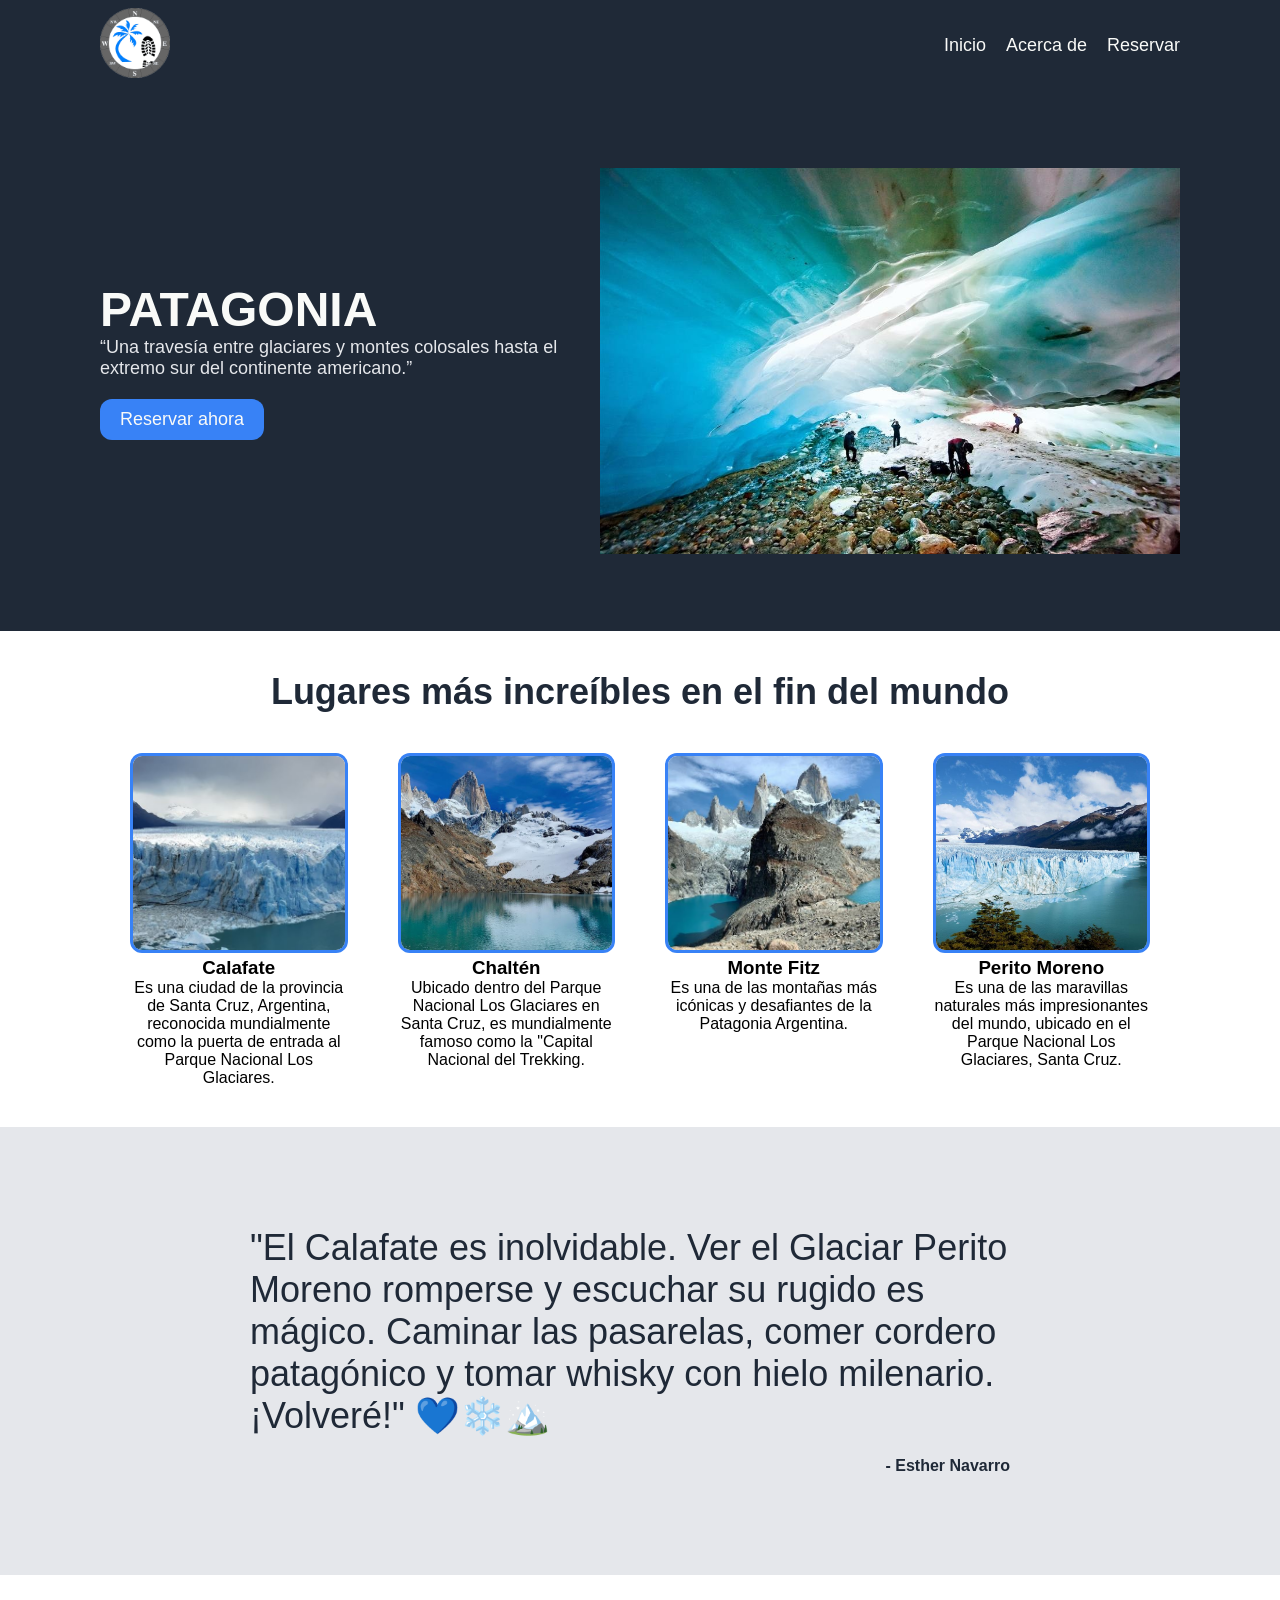
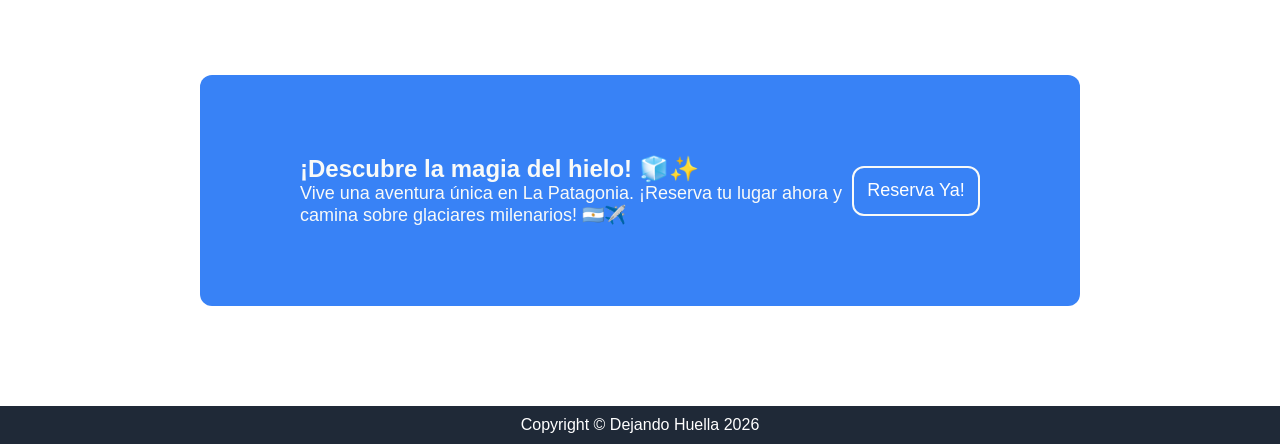
<file: index.html>
<!DOCTYPE html>
<html lang="en">
<head>
    <meta charset="UTF-8">
    <meta name="viewport" content="width=device-width, initial-scale=1.0">
    <link rel="stylesheet" href="css/styles.css">
    <title>Landing Page</title>
</head>
<body>
  
<header > 
	<a href="index.html"><img id="logo" src="img/logo_ico.png" alt="logo" /></a>
	<nav>
		<a class="nav" href="index.html">Inicio</a>
		<a class="nav" href="acerca.html">Acerca de</a>
		<a class="nav" href="reservar.html">Reservar</a>
	</nav>
</header>
<section id="hero">
    <div>   
		<h1 id="hero-title">PATAGONIA</h1>
		<p id="hero-text"><q>Una travesía entre glaciares y montes colosales hasta el extremo sur del continente americano.</q></p>
        <button class="btn-reservar"><a href="reservar.html">Reservar ahora</a></button>
    </div>
        <img id="hero-img" src="./img/maravilla_4.jpg" alt="Aventura en Patagonia">
</section>

<section>
        <h2 id="info-title">Lugares más increíbles en el fin del mundo</h2>
        <div id="info"> 
            <div class="info-lugar">
                <img src="./img/calafate.JPG" alt="Calafate">
                <h3>Calafate</h3>
                <p>Es una ciudad de la provincia de Santa Cruz, Argentina, reconocida mundialmente como la puerta de entrada al Parque Nacional Los Glaciares.</p>
            </div>
            <div class="info-lugar">
                <img src="./img/chalten.JPG" alt="Chalten">
                <h3>Chaltén</h3>
                <p>Ubicado dentro del Parque Nacional Los Glaciares en Santa Cruz, es mundialmente famoso como la "Capital Nacional del Trekking.</p>
            </div>
            <div class="info-lugar">
                <img src="./img/monte_fitz.JPG" alt="Monte Fitz">
                <h3>Monte Fitz</h3>
                <p>Es una de las montañas más icónicas y desafiantes de la Patagonia Argentina.</p>
            </div>
            <div class="info-lugar">
                <img src="./img/perito_moreno.jpg" alt="Perito Moreno">
                <h3>Perito Moreno</h3>
                <p>Es una de las maravillas naturales más impresionantes del mundo, ubicado en el Parque Nacional Los Glaciares, Santa Cruz.</p>
            </div>
        </div>
    </section>
    <section id="testimonios">
        <p id="testimonios-text">"El Calafate es inolvidable. Ver el Glaciar Perito Moreno romperse y escuchar su rugido es mágico. Caminar las pasarelas, comer cordero patagónico y tomar whisky con hielo milenario. ¡Volveré!" 💙❄️🏔️</p>
        <p id="testimonios-title">- Esther Navarro</p>
        
    </section>
    <section id="cta">
        <div>   
        <p id="cta-title">¡Descubre la magia del hielo! 🧊✨</p>
        <p id="cta-text">Vive una aventura única en La Patagonia. ¡Reserva tu lugar ahora y camina sobre glaciares milenarios! 🇦🇷✈️</p>
        </div>
        <button class="btn-reservar-cta"><a href="reservar.html">Reserva Ya!</a></button>
    </section>
    <footer>
        <p>Copyright &copy; Dejando Huella 2026</p>
    </footer>   
</body>
</html>
</file>
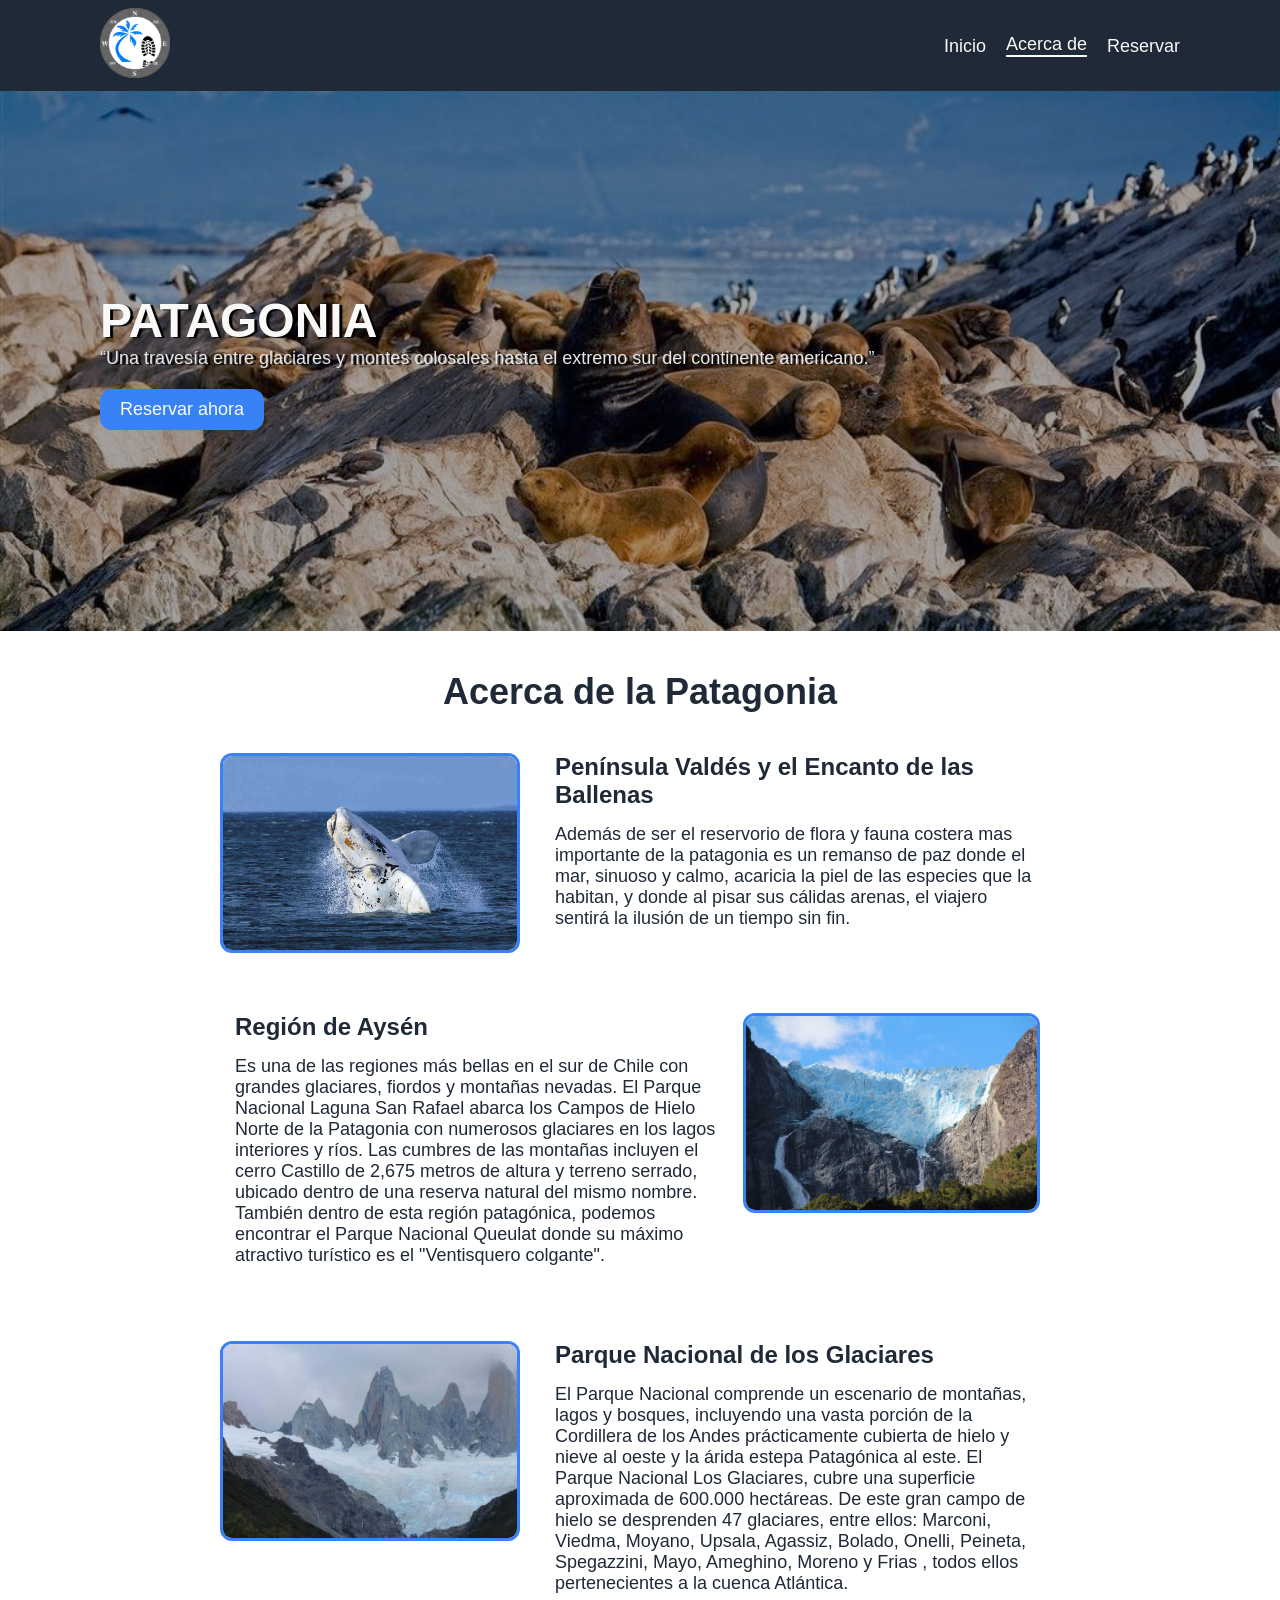
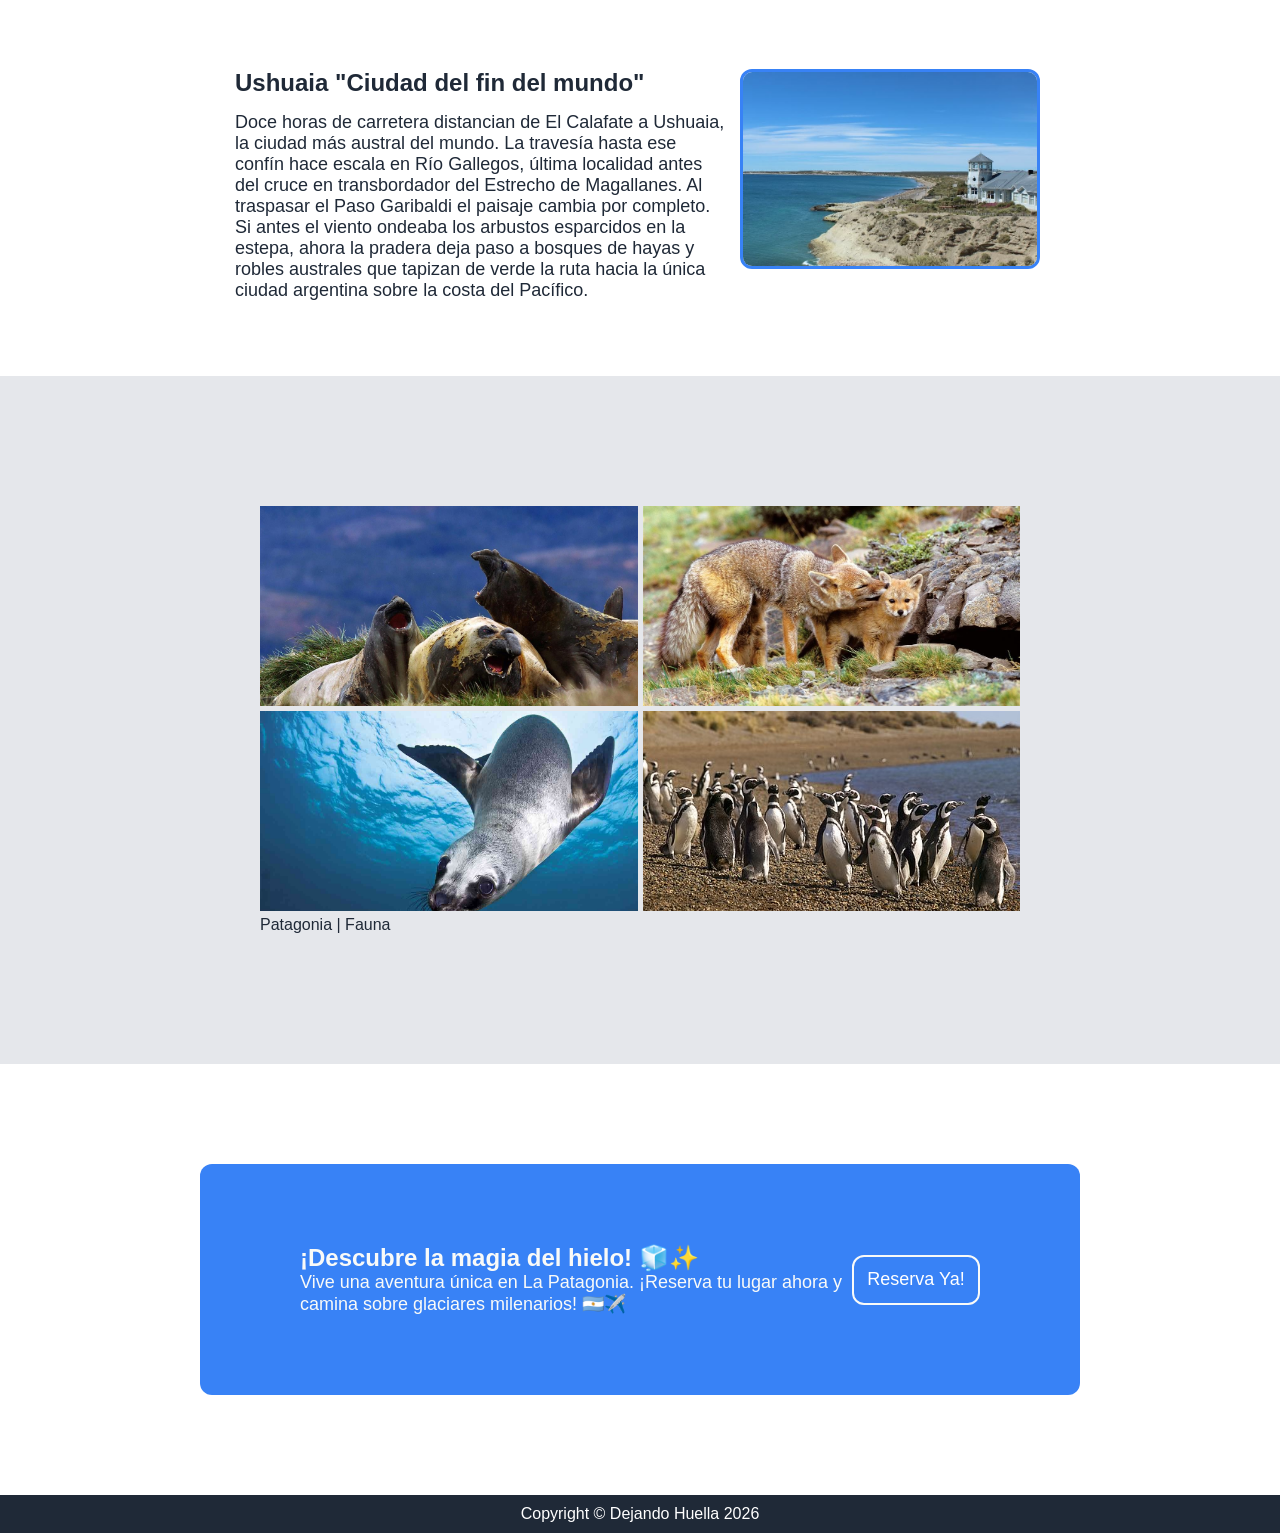
<file: acerca.html>
<!DOCTYPE html>
<html lang="en">
<head>
    <meta charset="UTF-8">
    <meta name="viewport" content="width=device-width, initial-scale=1.0">
    <link rel="stylesheet" href="css/styles.css">
    <title>Landing Page</title>
</head>
<body>
  
<header > 
	<a href="index.html"><img id="logo" src="img/logo_ico.png" alt="logo" /></a>
	<nav>
		<a class="nav" href="index.html">Inicio</a>
		<a class="nav" id="active" href="acerca.html">Acerca de</a>
		<a class="nav" href="reservar.html">Reservar</a>
	</nav>
</header>
<section id="hero-acerca">
    <div>   
		<h1 id="hero-title">PATAGONIA</h1>
		<p id="hero-text"><q>Una travesía entre glaciares y montes colosales hasta el extremo sur del continente americano.</q></p>
        <button class="btn-reservar"><a href="reservar.html">Reservar ahora</a></button>
    </div>
</section>

<section>
        <h2 id="info-title">Acerca de la Patagonia</h2>
        <div class="info-acerca"> 
            <div class="info-lugar-acerca">
                <img src="./img/acerca_1.jpg" class="img-acerca" alt="Calafate">
                <div class="info-text-acerca">
                    <h3>Península Valdés y el Encanto de las Ballenas</h3>
                    <p class="acerca-texto">Además de ser el reservorio de flora y fauna costera mas importante de la patagonia es un remanso de paz donde el mar, sinuoso y calmo, acaricia la piel de las especies que la habitan, y donde al pisar sus cálidas arenas, el viajero sentirá la ilusión de un tiempo sin fin.</p>
                </div>
            </div>
            <div class="info-lugar-acerca">
                <div class="info-text-acerca">
                    <h3>Región de Aysén</h3>
                    <p class="acerca-texto">Es una de las regiones más bellas en el sur de Chile con grandes glaciares, fiordos y montañas nevadas. El Parque Nacional Laguna San Rafael abarca los Campos de Hielo Norte de la Patagonia con numerosos glaciares en los lagos interiores y ríos. Las cumbres de las montañas incluyen el cerro Castillo de 2,675 metros de altura y terreno serrado, ubicado dentro de una reserva natural del mismo nombre. También dentro de esta región patagónica, podemos encontrar el Parque Nacional Queulat donde su máximo atractivo turístico es el "Ventisquero colgante".</p>
                </div>
                <img src="./img/aysen.jpg" class="img-acerca" alt="Chalten">
            </div>
            <div class="info-lugar-acerca">
                <img src="./img/glaciares_1.JPG" class="img-acerca"   alt="Monte Fitz">
                <div class="info-text-acerca">
                    <h3>Parque Nacional de los Glaciares</h3>
                    <p class="acerca-texto">El Parque Nacional comprende un escenario de montañas, lagos y bosques, incluyendo una vasta porción de la Cordillera de los Andes prácticamente cubierta de hielo y nieve al oeste y la árida estepa Patagónica al este. El Parque Nacional Los Glaciares, cubre una superficie aproximada de 600.000 hectáreas. De este gran campo de hielo se desprenden 47 glaciares, entre ellos: Marconi, Viedma, Moyano, Upsala, Agassiz, Bolado, Onelli, Peineta, Spegazzini, Mayo, Ameghino, Moreno y Frias , todos ellos pertenecientes a la cuenca Atlántica.</p>
                </div>
            </div>
            <div class="info-lugar-acerca">
                <div class="info-text-acerca">
                    <h3>Ushuaia "Ciudad del fin del mundo"</h3>
                    <p class="acerca-texto">Doce horas de carretera distancian de El Calafate a Ushuaia, la ciudad más austral del mundo. La travesía hasta ese confín hace escala en Río Gallegos, última localidad antes del cruce en transbordador del Estrecho de Magallanes. Al traspasar el Paso Garibaldi el paisaje cambia por completo. Si antes el viento ondeaba los arbustos esparcidos en la estepa, ahora la pradera deja paso a bosques de hayas y robles australes que tapizan de verde la ruta hacia la única ciudad argentina sobre la costa del Pacífico.</p>
                </div>
                <img src="./img/puerto_madryn.JPG" class="img-acerca" alt="Ushuaia"> 
            </div>
        </div>
    </section>
    <section id="testimonios">
    <figure >
		<img id="panel" src="img/elefantes.jpg" alt="elefantes marinos"/>
		<img id="panel" src="img/zorro.jpg" alt="imagen de zorros"/>
		<img id="panel" src="img/foca.jpg" alt="santuario de focas"/>
		<img id="panel" src="img/pin.jpg" alt="santuario de pingüinos"/>
        <figcaption>Patagonia | Fauna</figcaption>
	</figure>
    	
    </section>
    <section id="cta">
        <div>   
        <p id="cta-title">¡Descubre la magia del hielo! 🧊✨</p>
        <p id="cta-text">Vive una aventura única en La Patagonia. ¡Reserva tu lugar ahora y camina sobre glaciares milenarios! 🇦🇷✈️</p>
        </div>
        <button class="btn-reservar-cta"><a href="reservar.html">Reserva Ya!</a></button>
    </section>
    <footer>
        <p>Copyright &copy; Dejando Huella 2026</p>
    </footer>   
</body>
</html>
</file>
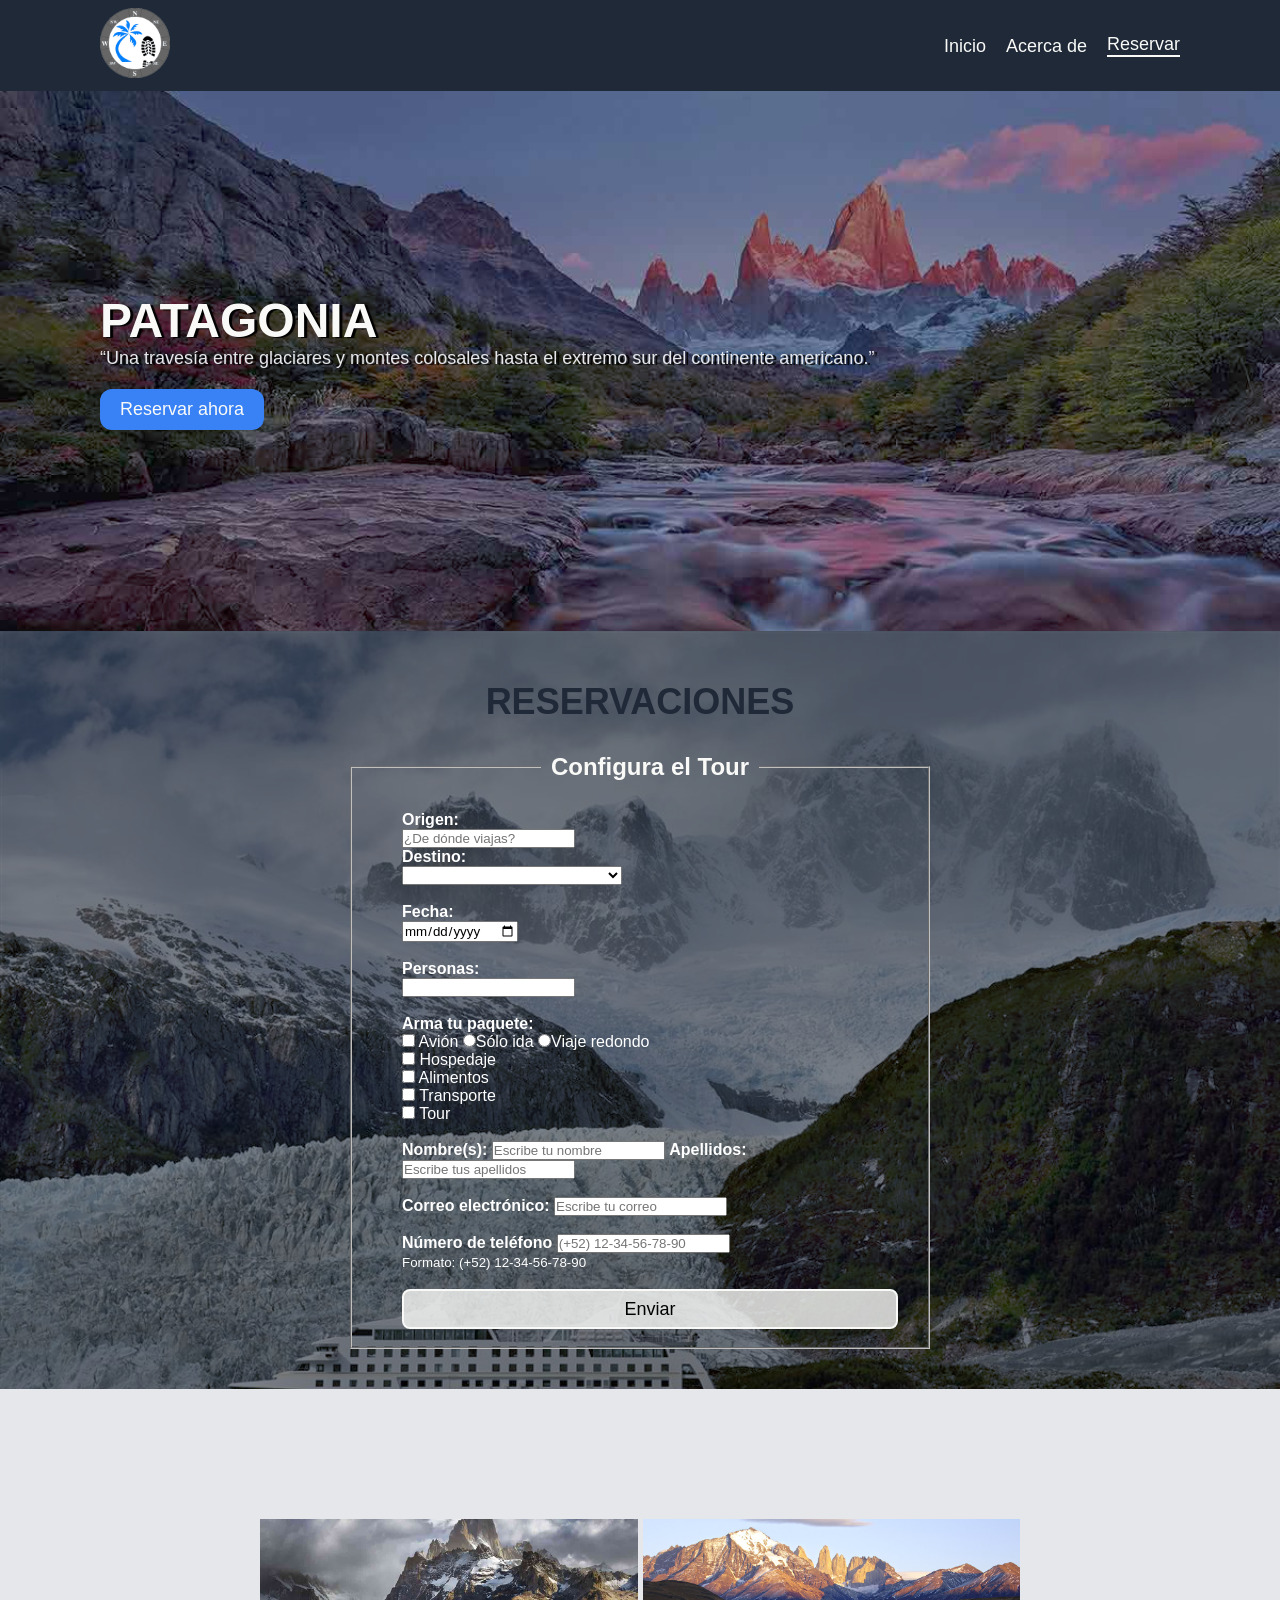
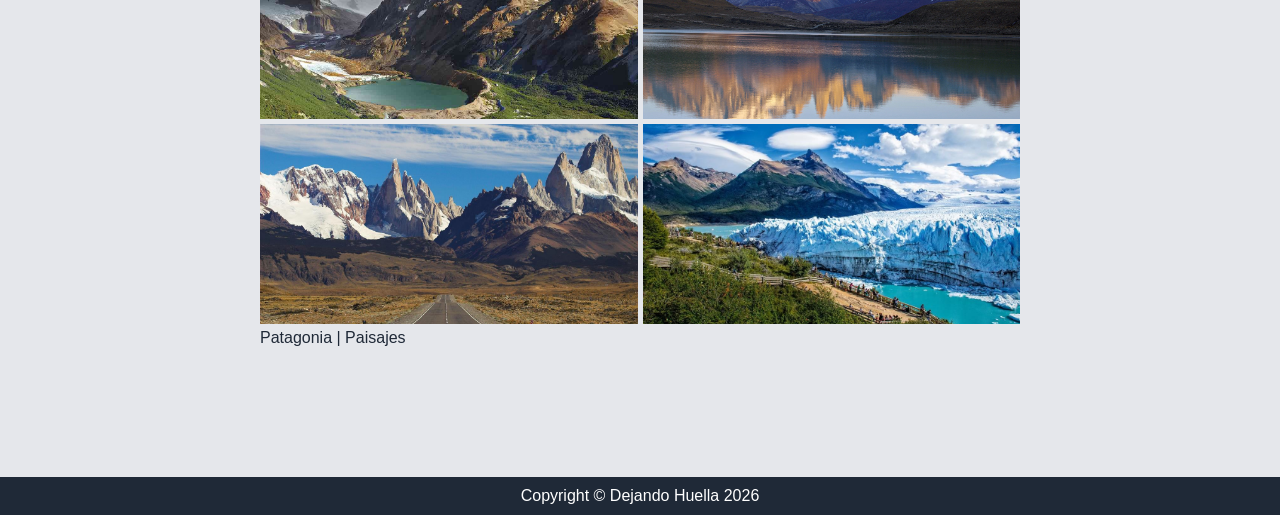
<file: reservar.html>
<!DOCTYPE html>
<html lang="en">
<head>
    <meta charset="UTF-8">
    <meta name="viewport" content="width=device-width, initial-scale=1.0">
    <link rel="stylesheet" href="css/styles.css">
    <title>Landing Page</title>
</head>
<body>
  
<header > 
	<a href="index.html"><img id="logo" src="img/logo_ico.png" alt="logo" /></a>
	<nav>
		<a class="nav" href="index.html">Inicio</a>
		<a class="nav" href="acerca.html">Acerca de</a>
		<a class="nav" id="active" href="reservar.html">Reservar</a>
	</nav>
</header>
<section id="hero-reservar">
    <div>   
		<h1 id="hero-title">PATAGONIA</h1>
		<p id="hero-text"><q>Una travesía entre glaciares y montes colosales hasta el extremo sur del continente americano.</q></p>
        <button class="btn-reservar"><a href="reservar.html#reservar">Reservar ahora</a></button>
    </div>
</section>

<section id="reservar">
    <h2 id="info-title">RESERVACIONES</h2>
    <section class="form">
	
		<fieldset id="form">
			<legend>Configura el Tour</legend>
			
			<label><b>Origen:</b></label><br>
			<input type="text" placeholder="¿De dónde viajas?" required<br><br>
			
			<label><b>Destino:</b></label><br>
			<select required>
				
				<option>
				<option value="glaciares">Parque Nacional de los Glaciares</option>
				<option value="calafate">El Calafate</option>
				<option value="monte">Monte Fitz Roy</option>
				<option value="hielos">Hielos Australes</option>
				<option value="faro">Faro Les Éclaireurs en Ushuaia</option>
				<option value="beagle">Canal de Beagle</option>
				<option value="perito">Perito Moreno</option>
				<option value="tierra">Parque Nacional Tierra de Fuego</option>
			</select><br><br>
			
			<label><b>Fecha:</b></label><br>
			<input type="date" required><br><br>
			
			<label><b>Personas:</b></label><br>
			<input type="number" required><br><br>
			
			<label><b>Arma tu paquete:</b></label><br>
			
			<input type="checkbox">
			<label>Avión</label>
			<input type="radio" value="ida" name="gender">Sólo ida
			<input type="radio" value="vuelta" name="gender">Viaje redondo<br>
			<input type="checkbox">
			<label>Hospedaje</label><br>
			<input type="checkbox">
			<label>Alimentos</label><br>
			<input type="checkbox">
			<label>Transporte</label><br>
			<input type="checkbox">
			<label>Tour</label><br><br>
			
			<label><b>Nombre(s):</b></label>
			<input type="text" placeholder="Escribe tu nombre">
			<label><b>Apellidos:</b></label>
			<input type="text" placeholder="Escribe tus apellidos" required><br><br>
			
			<label><b>Correo electrónico:</b></label>
			<input type="email" placeholder="Escribe tu correo" required><br><br>
			
			<label><b>Número de teléfono</b></label>
			<input type="tel" placeholder="(+52) 12-34-56-78-90" pattern="[0-9]{+2}-[0-9]{2}-[0-9]{2}-[0-9]{2}-[0-9]{2}-[0-9]{2}" required><br>
			<small>Formato: (+52) 12-34-56-78-90</small><br><br>
			
			<input class="btn-form" type="submit" value="Enviar"><br><br>
				
		</fieldset>
	</section>
    </section>
    <section id="testimonios">
    <figure >
		<img id="panel" src="img/maravilla_2.jpg" alt="Flora sorprendente"/>
		<img id="panel" src="img/maravilla_3.jpg" alt="Flora parque nacional"/>
		<img id="panel" src="img/patagonia_2.jpg" alt="Flora en las montañas"/>
		<img id="panel" src="img/historia_1.jpg" alt="Glaciares"/>
        <figcaption>Patagonia | Paisajes</figcaption>
	</figure>	
    </section>
   
    <footer>
        <p>Copyright &copy; Dejando Huella 2026</p>
    </footer>   
</body>
</html>
</file>
<file: css/styles.css>
* {
    margin: 0;
    padding: 0;
    box-sizing: border-box;
    font-family: 'Roboto', sans-serif;
}

header {
    background-color: #1f2937;
    padding: 8px 100px;
    text-align: center;
    font-size: 18px;
    display: flex;
    align-items: center;
    justify-content: space-between;
}

#logo {
    width: 70px;
}

header nav {
    display: flex;
    gap: 20px;
    align-items: end;
}

.nav, .btn-reservar a {
    color: #f9faf8;
    text-decoration: none;
}

.nav:hover {
    border-bottom: 2px solid #f9faf8;
}

#active {
    border-bottom: 2px solid #f9faf8;
}

#hero {
    background-color: #1f2937;
    background-size: cover;
    height: 60vh;
    padding: 20px 100px;
    display: flex;
    text-align: left;
    align-items: center;
}

#hero-img {
    margin: auto;
    width: 605px;
    height: 386px;
}

#hero-title {
    color: #f9faf8;
    font-size: 48px;
    font-weight: 900;
}

#hero-text {
    color: #e5e7eb;
    font-size: 18px;
    margin-top: 0px;
    padding-right: 30px;
}

#hero-logo-text {
    width: 24px;
    color: #f9faf8;
    margin-top: 20px;
}

.btn-reservar {
    background-color: #3882f6;
    color: #fff;
    text-decoration: none;
    border: none;
    border-radius: 12px;
    padding: 10px 20px;
    font-size: 18px;
    cursor: pointer;
    margin-top: 20px;
}

#info-title {
    display: block;
    margin: 40px auto 0px auto;
    font-size: 36px;
    font-weight: 900;
    color: #1f2937;
    text-align: center;
}

#info {
    margin: 10px;
    padding: 10px 100px;
    display: flex;
    gap: 10px;
}

.info-lugar {
    padding: 20px;
    text-align: center;
    flex: 1;
}

.info-lugar img {
    width: 100%;
    height: 200px;
    object-fit: cover;
    border-radius: 12px;
    border: #3882f6 solid 3px;
}

#testimonios {
    background-color: #e5e7eb;
    color: #1f2937;
    padding: 100px 250px;
}
#testimonios-text {
    font-size: 36px;
    font-weight: 300;
    text-align: left;
}

#testimonios-title {
    font-size: 16px;
    font-weight: 900;
    margin: 20px 20px 0px auto;
    text-align: right;
}

#cta {
    display: flex;
    align-items: center;
    margin: 100px 200px;
    padding: 80px 100px;
    text-align: left;
    border: none;
    background-color: #3882f6;
    border-radius: 12px;
}

#cta-title {
    font-size: 24px;
    font-weight: 900;
    color: #f9faf8;
}

#cta-text {
    font-size: 18px;
    font-weight: 300;
    
    color:#f9faf8;
}

.btn-reservar-cta {
    background-color: #3882f6;
    border: 2px solid #f9faf8;
    border-radius: 12px;
    font-size: 18px;
    cursor: pointer;
    width: 200px;
    height: 50px;
}

.btn-reservar-cta a {
    color: #fff;
    text-decoration: none;
}

footer {
    background-color: #1f2937;
    color: #fff;
    text-align: center;
    padding: 10px;
    width: 100%;
    bottom: 0;

    display: grid;
    grid-template-rows: auto 1fr auto;
}

/* Acerca de */

#hero-acerca {
    background-image: url("../img/maravilla_5.jpg");
    background-repeat: no-repeat;            
    background-attachment: inherit;
    background-size: cover;
    background-position: bottom;
    background-color: rgba(31, 41, 55, 0.4);
    background-blend-mode: darken;
    height: 60vh;
    padding: 20px 100px;
    display: flex;
    text-align: left;
    align-items: center;
    text-shadow: 3px 1px 1px #000;
}

.info-acerca {
    margin: 10px auto;
    padding: 10px 200px;
    display: block;
}

.info-lugar-acerca {
    display: flex;
    padding: 20px;
    text-align: center;
    margin-bottom: 20px;
}

.img-acerca {
    width: 300px;
    height: 200px;
    object-fit: cover;
    border-radius: 12px;
    border: #3882f6 solid 3px;
    margin-right: 20px;
}

.info-text-acerca {
    display: block;
    text-align: left;
}

.info-text-acerca h3 {
    font-size: 24px;
    font-weight: 900;
    color: #1f2937;
    margin: 0 15px;
}

.acerca-texto {
    margin: 15px;
    font-size: 18px;
    color: #1f2937;
}

figure {
    padding: 30px 10px 30px 10px;
	margin: auto;
	display: grid;
    grid-template-columns: repeat(auto-fit, minmax(300px, 1fr));
    gap: 5px;
}

figure img {
    width: 100%;
    height: 200px;
    object-fit: cover;
}

/* Reservación */

#hero-reservar {
    background-image: url("../img/fuentes_1.jpg");
    background-repeat: no-repeat;            
    background-attachment: inherit;
    background-size: cover;
    background-position: top;
    background-color: rgba(31, 41, 55, 0.4);
    background-blend-mode: darken;
    height: 60vh;
    padding: 20px 100px;
    display: flex;
    text-align: left;
    align-items: center;
    text-shadow: 3px 1px 1px #000;
}

#reservar {
    background-image: url("../img/patagonia_3.jpg");
    background-repeat: no-repeat;            
    background-attachment: inherit;
    background-size: cover;
    background-position: top;
    background-color: rgba(31, 41, 55, 0.6);
    background-blend-mode: darken;
    margin: 0 auto;
    padding: 10px 200px;
    display: block;
}

.form {
	margin: 30px auto;
	width: 580px;
    
 }
 
 #form {
	color: white;
	padding: 10px 30px 0px 50px;
 }

 legend {
    font-size: 24px;
    font-weight: 700;
    color: #f9faf8;
    margin: 20px auto;
    padding: 0 10px;
}
 
 .btn-form {
	cursor: pointer;
    background-color: rgba(249, 250, 248, 0.8);
    border: 2px solid #f9faf8;
    border-radius: 8px;
    font-size: 18px;
    cursor: pointer;
    width: 100%;
    height: 40px;
 }
</file>
